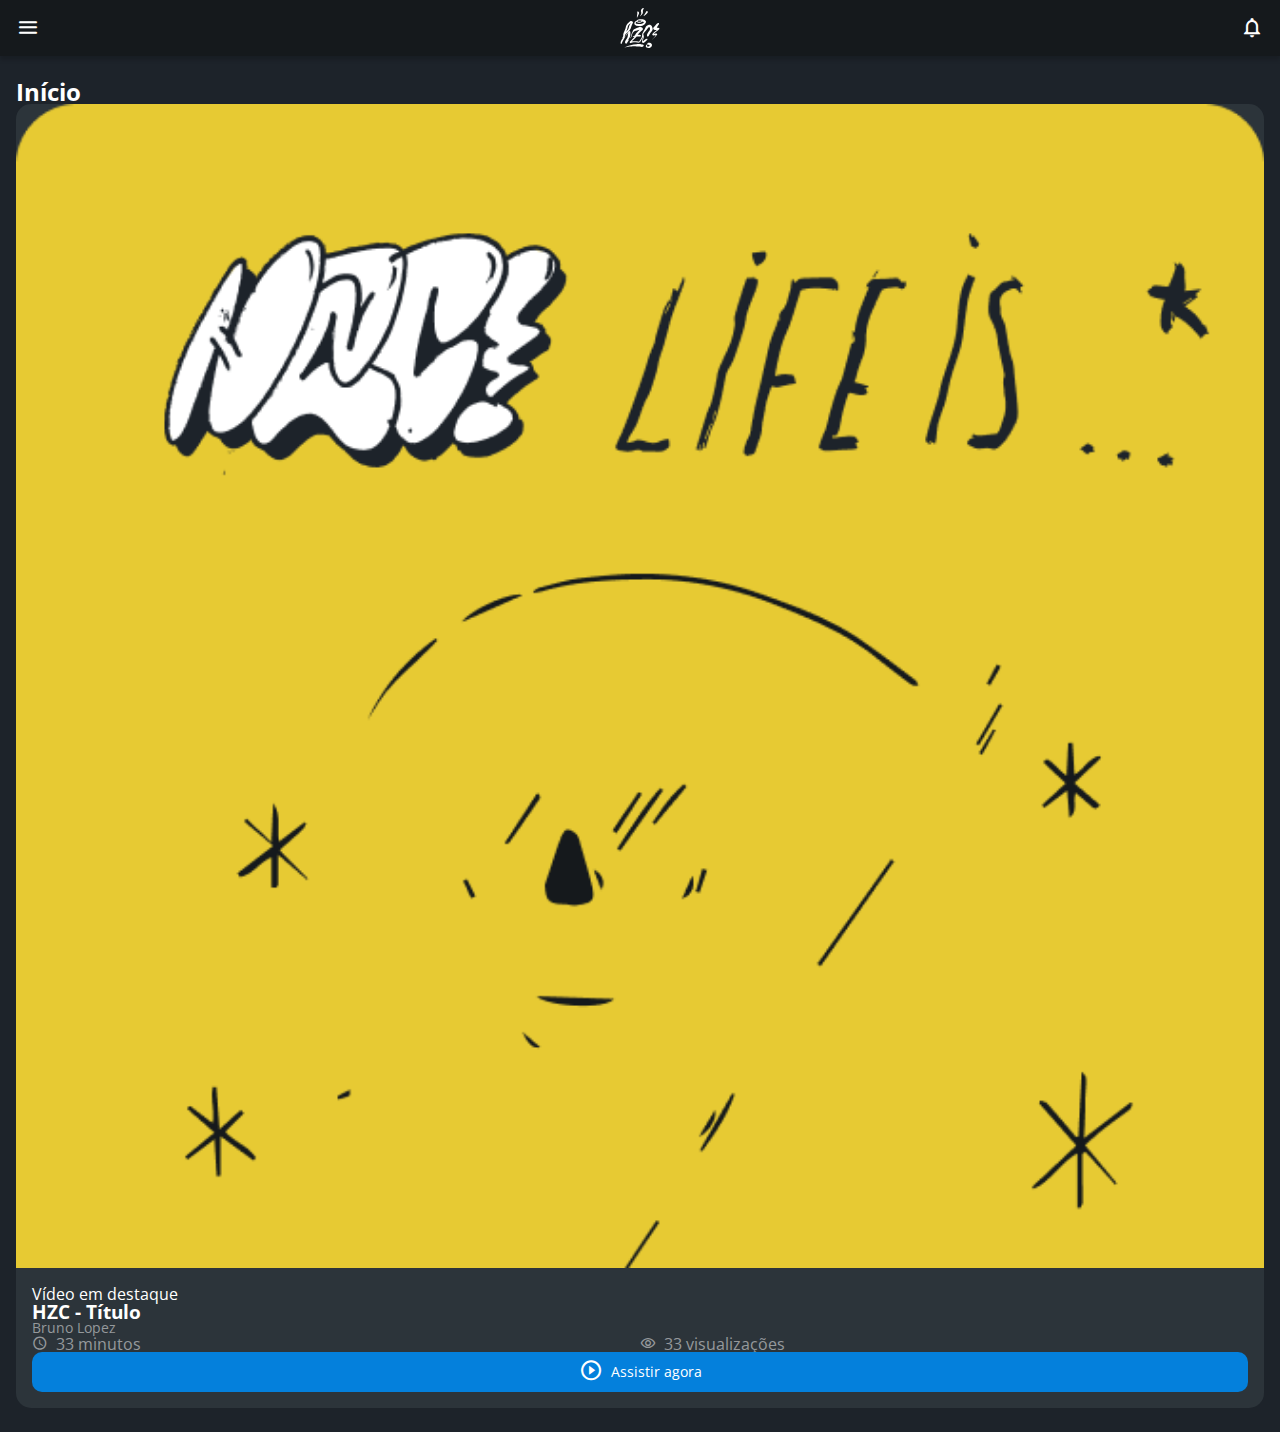
<file: exercicios/css-flexbox-grid/index.html>
<!DOCTYPE html>
<html lang="pt-br">
<head>
    <meta charset="UTF-8">
    <meta http-equiv="X-UA-Compatible" content="IE=edge">
    <meta name="viewport" content="width=device-width, initial-scale=1.0">
    <title>HZC | Home</title>
    <link rel="preconnect" href="https://fonts.googleapis.com">
    <link rel="preconnect" href="https://fonts.gstatic.com" crossorigin>
    <link rel="stylesheet" href="https://fonts.googleapis.com/css2?family=Open+Sans:wght@400;600;700&display=swap">
    <link rel="stylesheet" href="assets/css/reset.css">
    <link rel="stylesheet" href="assets/css/estilos.css">
</head>
<body>
    <header class="cabecalho">
        <button class="cabecalho__menu" aria-label="Menu"><i></i></button>
        <img src="assets/img/logo.svg" alt="Logotipo da HZC" class="cabecalho__logo">
        <button class="cabecalho__notificacao" aria-label="Notificação"><i></i></button>
    </header>
    <nav class="menu-lateral">
        <img src="assets/img/logo.svg" alt="Logotipo da HZC" class="menu-lateral__logo">
        <a href="#" class="menu-lateral__link menu-lateral__link--inicio menu-lateral__link--ativo">Início</a>
        <a href="#" class="menu-lateral__link menu-lateral__link--videos">Vídeos</a>
        <a href="#" class="menu-lateral__link menu-lateral__link--picos">Picos</a>
        <a href="#" class="menu-lateral__link menu-lateral__link--integrantes">Integrantes</a>
        <a href="#" class="menu-lateral__link menu-lateral__link--camisas">Camisas</a>
        <a href="#" class="menu-lateral__link menu-lateral__link--pinturas">Pinturas</a>
    </nav>
    <main class="principal">
        <h2 class="titulo-pagina">Início</h2>
        <article class="cartao">
            <img src="assets/img/banner-mobile_1.png" alt="Banner do cartao" class="cartao__imagem">
            <div class="cartao__conteudo">
                <p class="cartao__destaque">Vídeo em destaque</p>
                <h3 class="cartao__titulo">HZC - Título</h3>
                <p class="cartao__perfil">Bruno Lopez</p>
                <p class="cartao__info cartao__info--tempo">33 minutos</p>
                <p class="cartao__info cartao__info--visualizacao">33 visualizações</p>
                <button class="cartao__botao cartao__botao--play cartao__botao--destaque">Assistir agora</button>
            </div>
        </article>
    </main>
    <script src="index.js"></script>
</body>
</html>
</file>
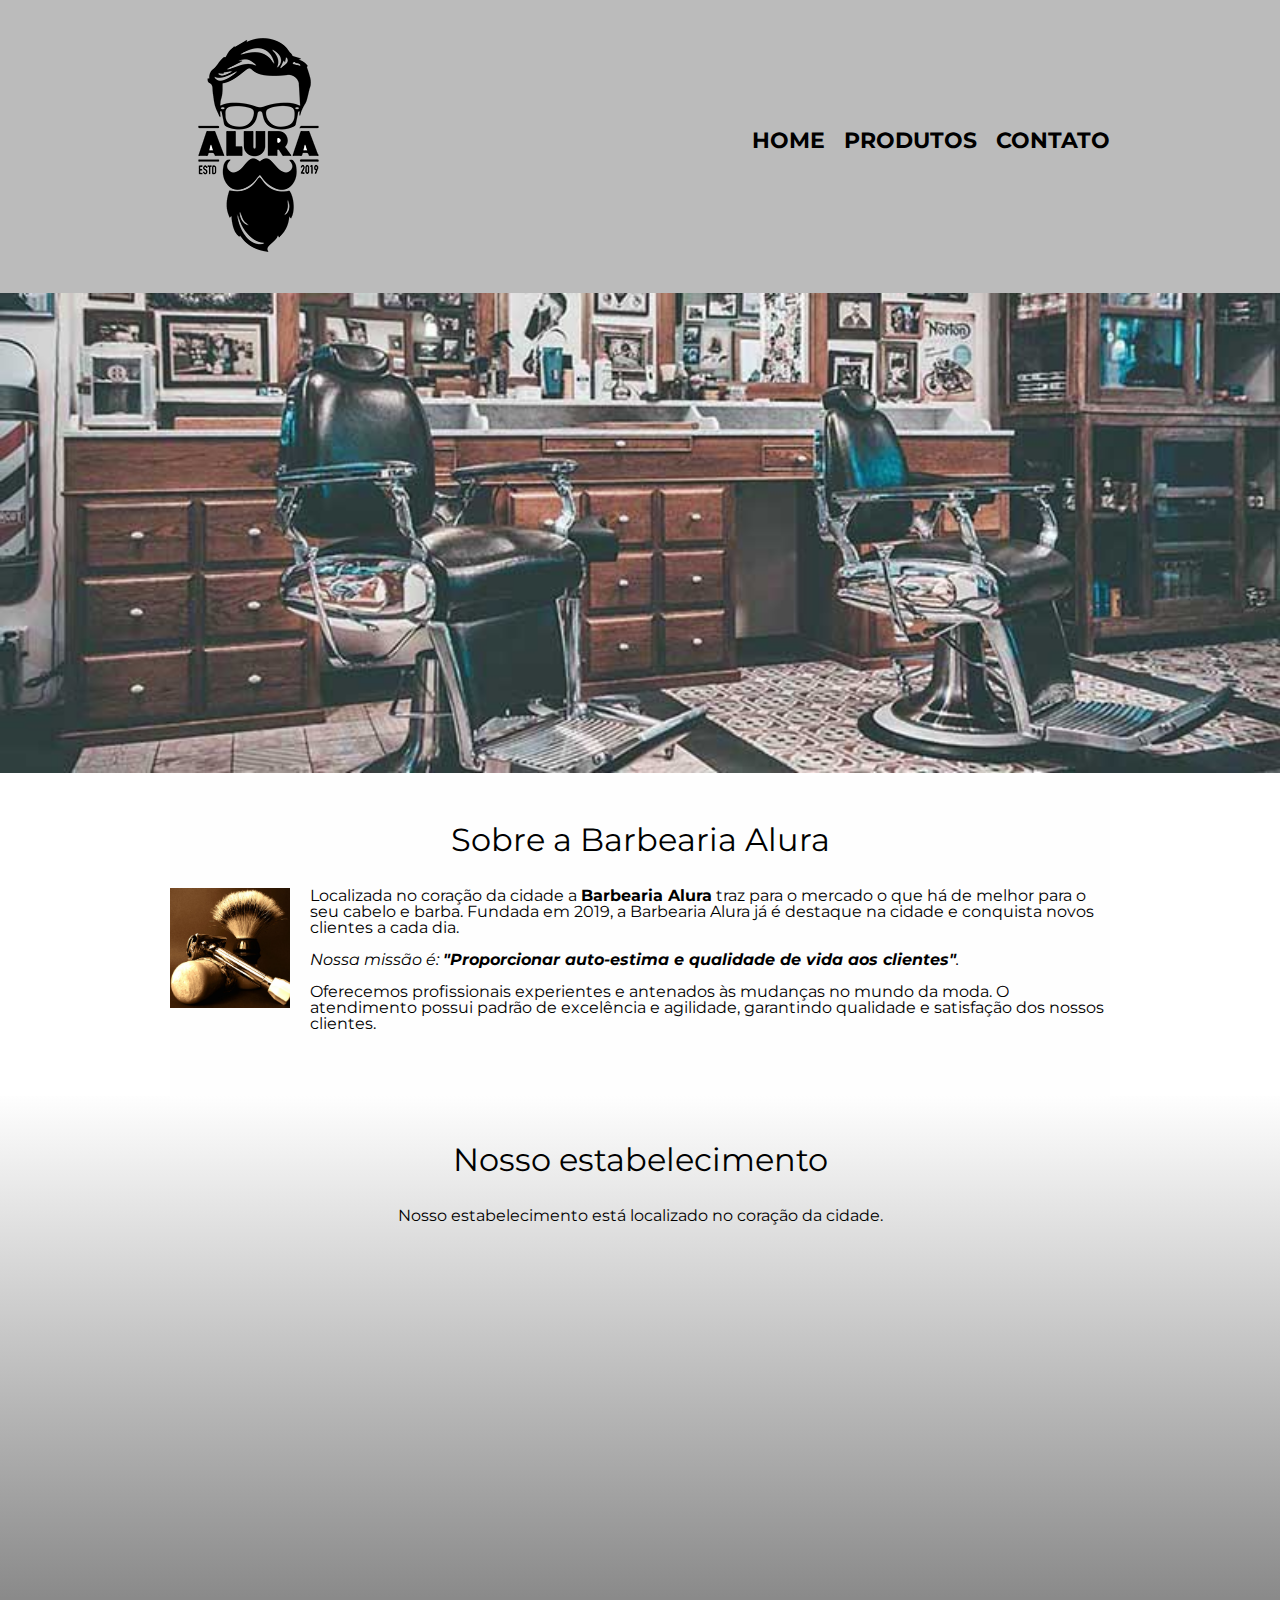
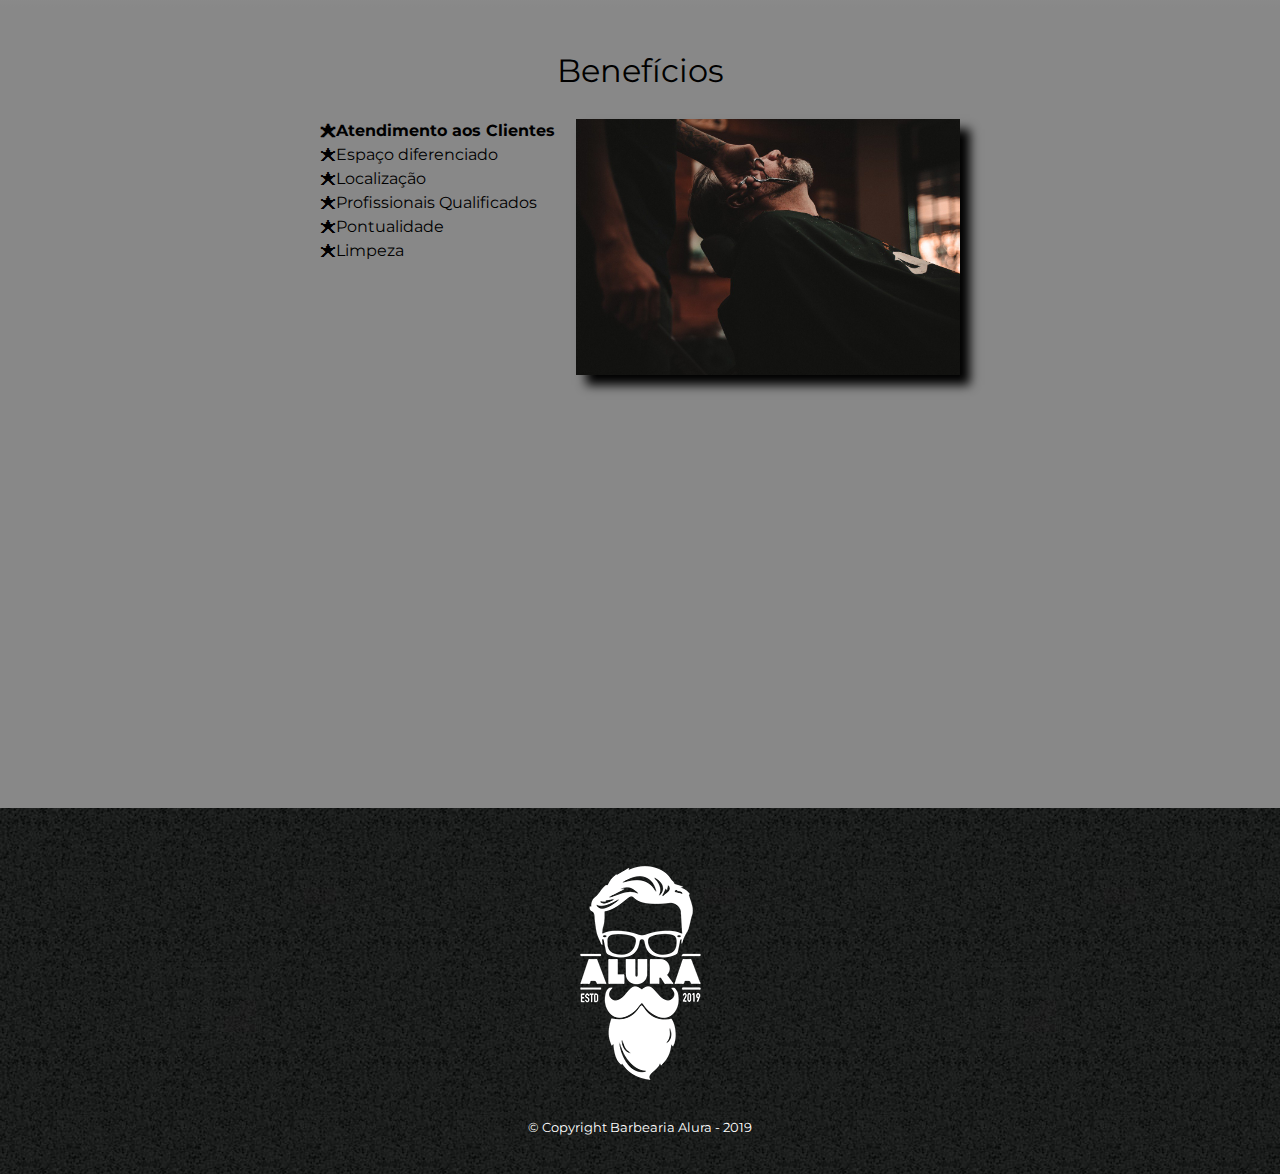
<file: exercicios/ex001/index.html>
<!DOCTYPE html>
<html lang="pt-br">
	<head>
		<meta charset="UTF-8">
		<meta name="viewport" content="width=device-width">
		<title>Barbearia Alura</title>

		<link rel="stylesheet" href="reset.css">
		<link rel="stylesheet" href="style.css">
		<link href="https://fonts.googleapis.com/css?family=Montserrat&display=swap" rel="stylesheet">
	</head>

	<body>
		<header>
			<div class="caixa">
				<h1><img src="logo.png"></h1>

				<nav>
					<ul>
						<li><a href="index.html">Home</a></li>
						<li><a href="produtos.html">Produtos</a></li>
						<li><a href="contato.html">Contato</a></li>
					</ul>
				</nav>
			</div>
		</header>

		<img class="banner" src="banner.jpg">

		<main>
			<section class="principal">
				<h2 class="titulo-principal">Sobre a Barbearia Alura</h2>

				<img class="utensilios" src="utensilios.jpg" alt="Utensilios de um barbeiro.">
		 
				<p>Localizada no coração da cidade a <strong>Barbearia Alura</strong> traz para o mercado o que há de melhor para o seu cabelo e barba. Fundada em 2019, a Barbearia Alura já é destaque na cidade e conquista novos clientes a cada dia.</p>

				<p id="missao"><em>Nossa missão é: <strong>"Proporcionar auto-estima e qualidade de vida aos clientes"</strong>.</em></p>

				<p>Oferecemos profissionais experientes e antenados às mudanças no mundo da moda. O atendimento possui padrão de excelência e agilidade, garantindo qualidade e satisfação dos nossos clientes.</p>
			</section>

			<section class="mapa">
				<h3 class="titulo-principal">Nosso estabelecimento</h3>
				<p>Nosso estabelecimento está localizado no coração da cidade.</p>

				<div class="mapa-conteudo">
					<iframe src="https://www.google.com/maps/embed?pb=!1m18!1m12!1m3!1d3656.4483278365396!2d-46.63466568562861!3d-23.588249068469487!2m3!1f0!2f0!3f0!3m2!1i1024!2i768!4f13.1!3m3!1m2!1s0x94ce5a2b2ed7f3a1%3A0xab35da2f5ca62674!2sCaelum!5e0!3m2!1spt-BR!2sbr!4v1568814489656!5m2!1spt-BR!2sbr" width="100%" height="300" frameborder="0" style="border:0;" allowfullscreen=""></iframe>
				</div>
			</section>

			<section class="beneficios">
				<h3 class="titulo-principal">Benefícios</h3>

				<div class="conteudo-beneficios">
					<ul class="lista-beneficios">
						<li class="itens">Atendimento aos Clientes</li>
						<li class="itens">Espaço diferenciado</li>
						<li class="itens">Localização</li>
						<li class="itens">Profissionais Qualificados</li>
						<li class="itens">Pontualidade</li>
						<li class="itens">Limpeza</li>
					</ul><img src="beneficios.jpg" class="imagem-beneficios">
				</div>

				<div class="video">
					<iframe width="100%" height="315" src="https://www.youtube.com/embed/wcVVXUV0YUY" frameborder="0" allow="accelerometer; autoplay; encrypted-media; gyroscope; picture-in-picture" allowfullscreen></iframe>
				</div>
			</section>
		</main>

		<footer>
			<img src="logo-branco.png">
			<p class="copyright">&copy; Copyright Barbearia Alura - 2019</p>
		</footer>
	</body>
</html>
</file>
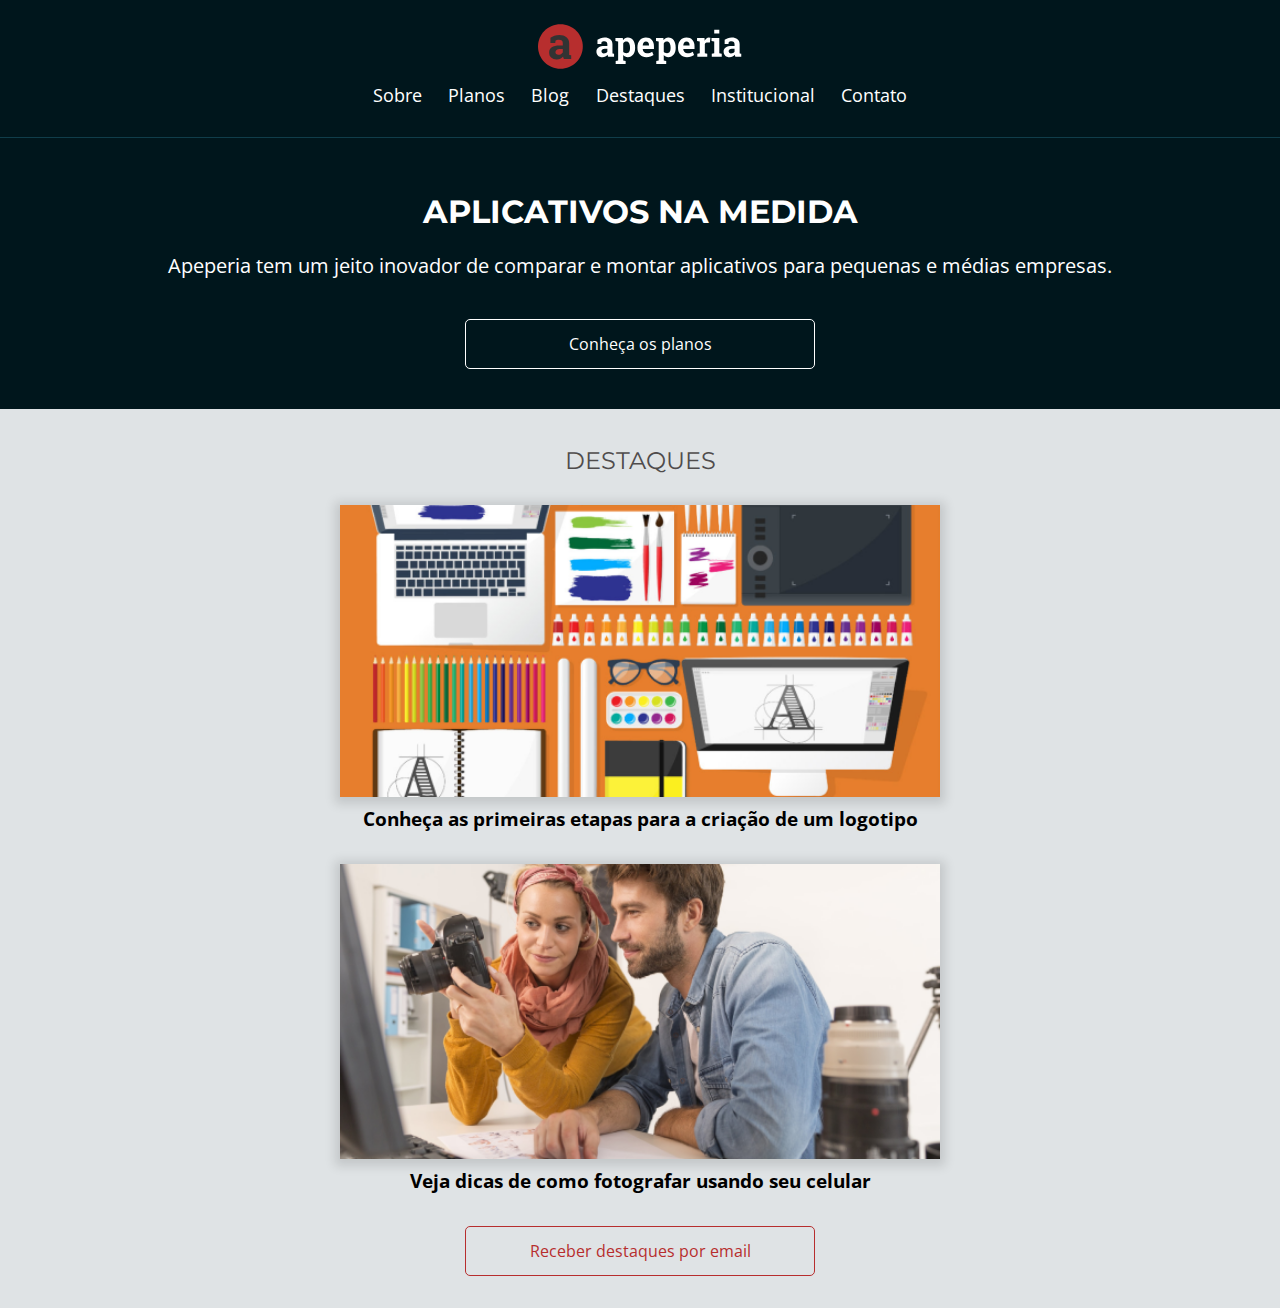
<file: exercicios/projeto-apeperia/index.html>
<!DOCTYPE html>
<html lang="pt-br">
<head>
    <meta charset="UTF-8">
    <meta http-equiv="X-UA-Compatible" content="IE=edge">
    <meta name="viewport" content="width=device-width, initial-scale=1.0">
    <title>Home | Apeperia</title>
    <link href="https://fonts.googleapis.com/css2?family=Montserrat:wght@300;400;700&family=Open+Sans:wght@300;400;700&display=swap" rel="stylesheet">
    <link rel="stylesheet" href="css/reset.css">
    <link rel="stylesheet" href="css/base.css">
    <link rel="stylesheet" href="css/cabecalho.css">
    <link rel="stylesheet" href="css/chamada.css">
    <link rel="stylesheet" href="css/destaques.css">
    
</head>
<body>
    <header class="cabecalho container">
        <img src="img/logo-apeperia.svg" alt="Logo da Apeperia" class="cabecalho__logo">
        <nav class="cabecalho__navegacao">
            <ul>
                <li class="cabecalho__link"><a href="#">Sobre</a></li>
                <li class="cabecalho__link"><a href="#">Planos</a></li>
                <li class="cabecalho__link"><a href="#">Blog</a></li>
                <li class="cabecalho__link"><a href="#">Destaques</a></li>
                <li class="cabecalho__link"><a href="#">Institucional</a></li>
                <li class="cabecalho__link"><a href="#">Contato</a></li>
            </ul>
        </nav>
    </header>
    <main>
        <secion class="chamada container">
            <h1 class="chamada__titulo">Aplicativos na Medida</h1>
            <p class="chamada__texto">Apeperia tem um jeito inovador de comparar e montar aplicativos para pequenas e médias empresas.</p>
            <a href="#" class="chamada__botao botao">Conheça os planos</a>
        </secion>
        <section class="destaques container">
            <h2 class="destaques__titulo">Destaques</h2>
            <a href="#">
                <figure class="destaques__painel">
                    <img src="img/comecando-criar-logotipo.png" alt="Painel do post sobre criação de logotipo" class="destaques__painel-imagem">
                    <figcaption class="destaques__painel-texto">Conheça as primeiras etapas para a criação de um logotipo</figcaption>
                </figure>
            </a>
            <a href="#">
                <figure class="destaques__painel">
                    <img src="img/dicas-fotografia.png" alt="Painel do post sobre fotografia com celular" class="destaques__painel-imagem">
                    <figcaption class="destaques__painel-texto">Veja dicas de como fotografar usando seu celular</figcaption>
                </figure>
            </a>
            <a href="#" class="destaques__botao botao">Receber destaques por email</a>
        </section>
    </main>
</body>
</html>
</file>
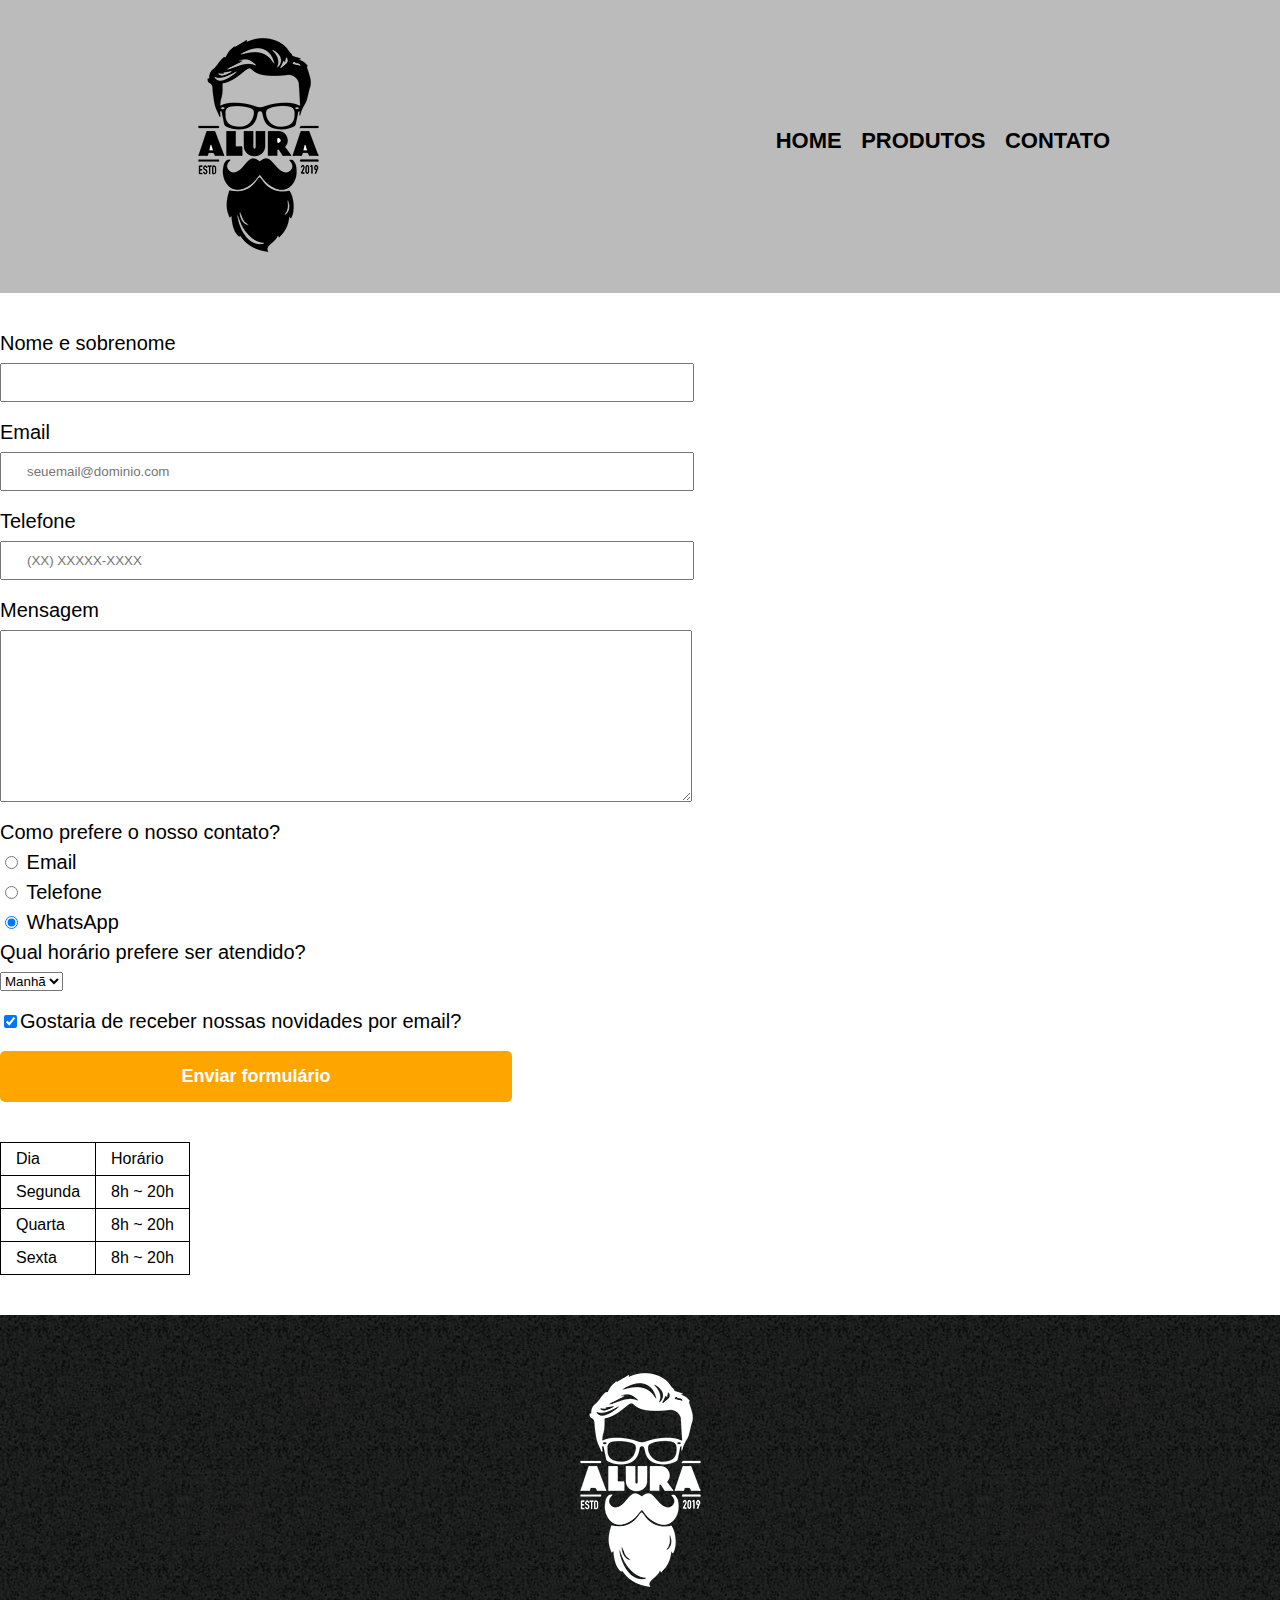
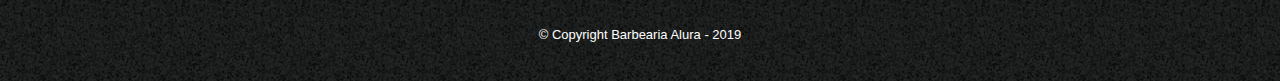
<file: exercicios/ex001/contato.html>
<!DOCTYPE html>
<html>
	<head>
		<meta charset="UTF-8">
		<title>Contato - Barbearia Alura</title>

		<link rel="stylesheet" href="reset.css">
		<link rel="stylesheet" href="style.css">
	</head>
	<body>
		<header>
			<div class="caixa">
				<h1><img src="logo.png" alt="Logo da Barbearia Alura"></h1>

				<nav>
					<ul>
						<li><a href="index.html">Home</a></li>
						<li><a href="produtos.html">Produtos</a></li>
						<li><a href="contato.html">Contato</a></li>
					</ul>
				</nav>
			</div>
		</header>

		<main>
			<form>
				<label for="nomesobrenome">Nome e sobrenome</label>
				<input type="text" id="nomesobrenome" class="input-padrao" required>

				<label for="email">Email</label>
				<input type="email" id="email" class="input-padrao" required placeholder="seuemail@dominio.com">

				<label for="telefone">Telefone</label>
				<input type="tel" id="telefone" class="input-padrao" required placeholder="(XX) XXXXX-XXXX">

				<label for="mensagem">Mensagem</label>
				<textarea cols="70" rows="10" id="mensagem" class="input-padrao" required></textarea>

				<fieldset>
					<legend>Como prefere o nosso contato?</legend>
					<label for="radio-email"><input type="radio" name="contato" value="email" id="radio-email"> Email</label>
					
					<label for="radio-telefone"><input type="radio" name="contato" value="telefone" id="radio-telefone"> Telefone</label>
					
					<label for="radio-whatsapp"><input type="radio" name="contato" value="whatsapp" id="radio-whatsapp" checked> WhatsApp</label>
				</fieldset>

				<fieldset>
					<legend>Qual horário prefere ser atendido?</legend>
					<select>
						<option>Manhã</option>
						<option>Tarde</option>
						<option>Noite</option>
					</select>
				</fieldset>

				<label class="checkbox"><input type="checkbox" checked>Gostaria de receber nossas novidades por email?</label>

				<input type="submit" value="Enviar formulário" class="enviar">
			</form>

			<table>
				<tr>
					<td>Dia</td>
					<td>Horário</td>
				</tr>
				<tr>
					<td>Segunda</td>
					<td>8h ~ 20h</td>
				</tr>
				<tr>
					<td>Quarta</td>
					<td>8h ~ 20h</td>
				</tr>
				<tr>
					<td>Sexta</td>
					<td>8h ~ 20h</td>
				</tr>
			</table>
		</main>

		<footer>
			<img src="logo-branco.png" alt="Logo da Barbearia Alura">
			<p class="copyright">&copy; Copyright Barbearia Alura - 2019</p>
		</footer>
	</body>
</html>
</file>
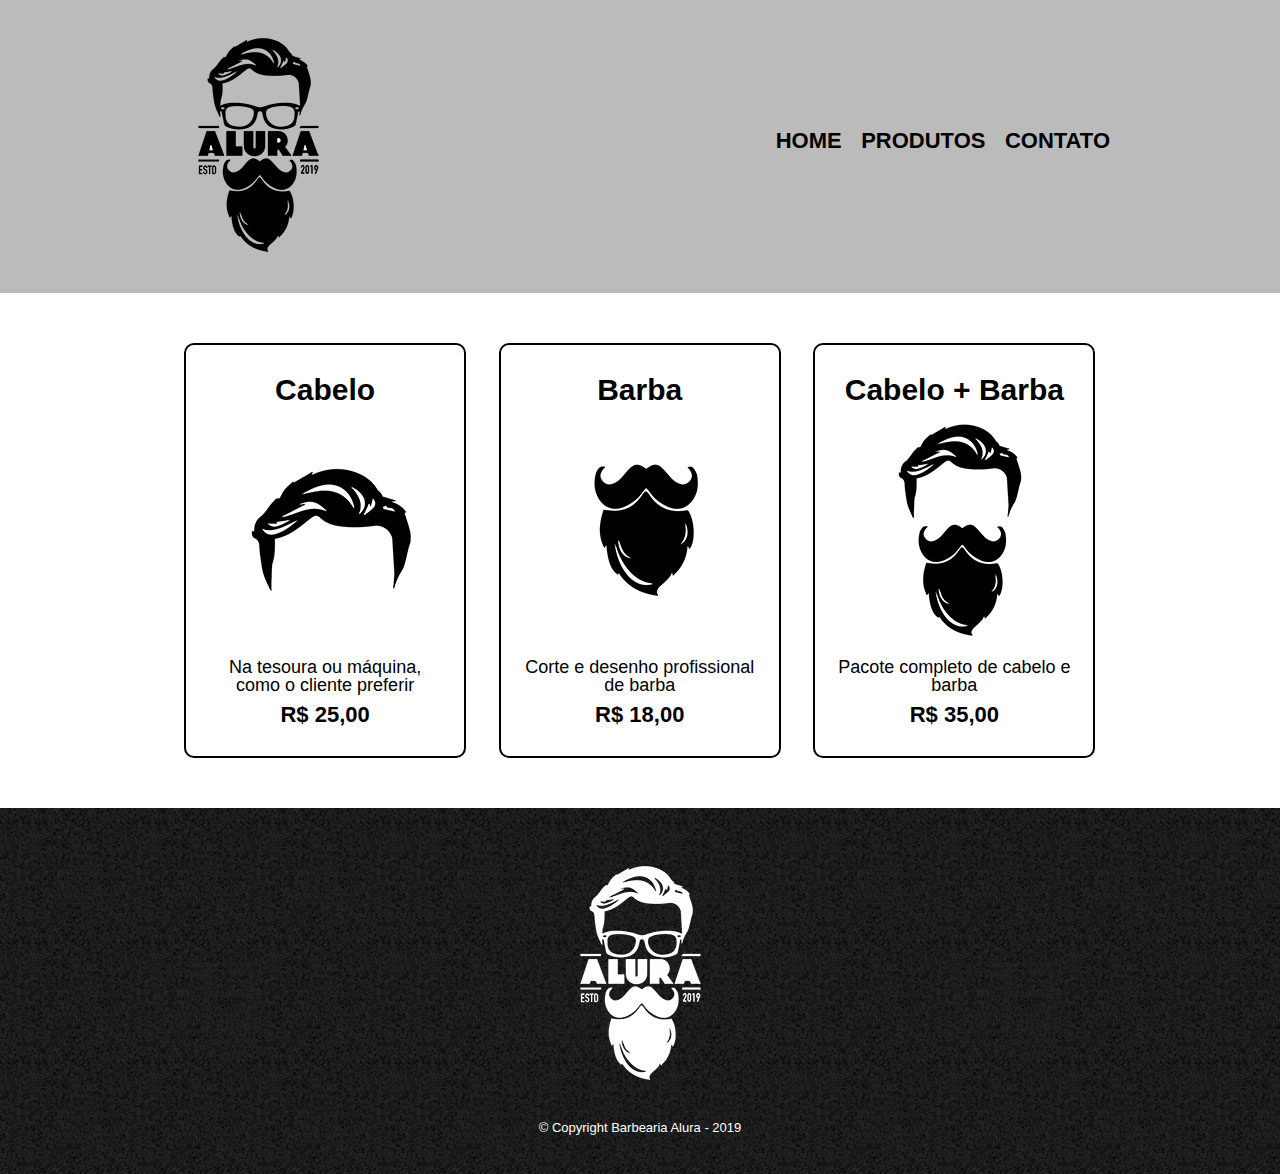
<file: exercicios/ex001/produtos.html>
<!DOCTYPE html>
<html>
	<head>
		<meta charset="UTF-8">
		<title>Produtos - Barbearia Alura</title>

		<link rel="stylesheet" href="reset.css">
		<link rel="stylesheet" href="style.css">
	</head>
	<body>
		<header>
			<div class="caixa">
				<h1><img src="logo.png"></h1>

				<nav>
					<ul>
						<li><a href="index.html">Home</a></li>
						<li><a href="produtos.html">Produtos</a></li>
						<li><a href="contato.html">Contato</a></li>
					</ul>
				</nav>
			</div>
		</header>

		<main>
			<ul class="produtos">
				<li>
					<h2>Cabelo</h2>
					<img src="cabelo.jpg">
					<p class="produto-descricao">Na tesoura ou máquina, como o cliente preferir</p>
					<p class="produto-preco">R$ 25,00</p>
				</li>
				<li>
					<h2>Barba</h2>
					<img src="barba.jpg">
					<p class="produto-descricao">Corte e desenho profissional de barba</p>
					<p class="produto-preco">R$ 18,00</p>
				</li>
				<li>
					<h2>Cabelo + Barba</h2>
					<img src="cabelo+barba.jpg">
					<p class="produto-descricao">Pacote completo de cabelo e barba</p>
					<p class="produto-preco">R$ 35,00</p>
				</li>
			</ul>
		</main>

		<footer>
			<img src="logo-branco.png">
			<p class="copyright">&copy; Copyright Barbearia Alura - 2019</p>
		</footer>
	</body>
</html>
</file>
<file: exercicios/css-flexbox-grid/assets/css/estilos.css>
@font-face {
    font-family: 'icones';
    src: url(../font/icones.ttf);
}

body {
    background-color: #1D232A;
    font-family: 'Open Sans', 'icones', sans-serif;
    color: #FFFFFF;
}

.cabecalho {
    display: flex;
    justify-content: space-between;
    align-items: center;
    background-color: #15191C;
    padding: 8px 16px;
    box-shadow: 0px 4px 4px rgba(0, 0, 0, 0.16);
}

.cabecalho__menu i::before {
    content: "\e904";
    font-size: 24px;
}

.cabecalho__notificacao i::before {
    content: "\e906";
    font-size: 24px;
}

.cabecalho__logo {
    width: 40px;
}

.menu-lateral {
    display: flex;
    flex-direction: column;
    background-color: #15191C;
    width: 75vw;
    height: 100vh;

    position: absolute;
    left: -100vw;
    transition: .25s;
}

.menu-lateral--ativo {
    left: 0;
    transition: .25s;
}

.menu-lateral__logo {
    width: 118px;
    align-self: center;
    padding: 16px;
}

.menu-lateral__link {
    height: 64px;
    color: #95999C;
    padding-left: 64px;
    display: flex;
    align-items: center;
}

.menu-lateral__link--ativo {
    color: #FFFFFF;
    padding-left: 56px;
    border-left: 8px solid #FFFFFF;
}

.menu-lateral__link::before {
    content: "\e900";
    width: 24px;
    height: 24px;
    font-size: 24px;
    position: absolute;
    left: 24px;
}

.menu-lateral__link--inicio::before {
    content: "\e902";
}

.menu-lateral__link--videos::before {
    content: "\e90e";
}

.menu-lateral__link--picos::before {
    content: "\e909";
}

.menu-lateral__link--integrantes::before {
    content: "\e903";
}

.menu-lateral__link--camisas::before {
    content: "\e900";
}

.menu-lateral__link--pinturas::before {
    content: "\e90a";
}

.principal {
    padding: 24px 16px;
}

.titulo-pagina {
    font-size: 1.5rem;
    font-weight: 700;
}

.cartao {
    width: 100%;
    border-radius: 15px;
    overflow: hidden;
    background-color: #2C343A;
}

.cartao__conteudo {
    padding: 16px;
    display: grid;
    grid-template-columns: 1fr 1fr;
}

.cartao__destaque {
    grid-column: span 2;
}

.cartao__titulo {
    font-size: 1.2rem;
    font-weight: 700;
    grid-column: span 2;
}

.cartao__perfil {
    color: #95999C;
    font-size: 0.9rem;
    grid-column: span 2;
}

.cartao__info {
    display: flex;
    align-items: center;
    color: #95999C;
}

.cartao__info--tempo::before {
    content: "\e90c";
    margin-right: 8px;    
}

.cartao__info--visualizacao::before {
    content: "\e90f";
    margin-right: 8px;    
}

.cartao__botao {
    display: flex;
    justify-content: center;
    align-items: center;
    background-color: #0480DC;
    width: 40px;
    height: 40px;
    border-radius: 10px;
    font-size: 0.9rem;
}

.cartao__botao--play::before {
    content: "\e90b";
    font-size: 24px;
}

.cartao__botao--destaque {
    width: 100%;
    grid-column: span 2;
}

.cartao__botao--destaque::before {
    margin-right: 8px;
}
</file>
<file: exercicios/ex001/style.css>
body {
	font-family: 'Montserrat', sans-serif;
}

header {
	background: #BBBBBB;
	padding: 20px 0;
}

.caixa {
	position: relative;
	width: 940px;
	margin: 0 auto;
}

nav {
	position: absolute;
	top: 110px;
	right: 0;
}

nav li {
	display: inline;
	margin: 0 0 0 15px;
}

nav a {
	text-transform: uppercase;
	color: #000000;
	font-weight: bold;
	font-size: 22px;
	text-decoration: none;
}

nav a:hover {
	color: #C78C19;
	text-decoration: underline;
}

.produtos {
	width: 940px;
	margin: 0 auto;
	padding: 50px 0;
}

.produtos li {
	display: inline-block;
	text-align: center;
	width: 30%;
	vertical-align: top;
	margin: 0 1.5%;
	padding: 30px 20px;
	box-sizing: border-box;
	border: 2px solid #000000;
	border-radius: 10px;
}

.produtos li:hover {
	border-color: #C78C19;
}

.produtos li:active {
	border-color: #088C19;	
}

.produtos li:hover h2 {
	font-size: 34px;
}

.produtos h2 {
	font-size: 30px;
	font-weight: bold;
}

.produto-descricao {
	font-size: 18px;
}

.produto-preco {
	font-size: 22px;
	font-weight: bold;
	margin-top: 10px;
}

footer {
	text-align: center;
	background: url("bg.jpg");
	padding: 40px 0;
}

.copyright {
	color: #FFFFFF;
	font-size: 13px;
	margin: 20px 0 0;
}

main {
	
}

form {
	margin: 40px 0;
}

form label, form legend {
	display:block;
	font-size: 20px;
	margin: 0 0 10px;
}

.input-padrao {
	display: block;
	margin: 0 0 20px;
	padding: 10px 25px;
	width: 50%;
}

.checkbox {
	margin: 20px 0;
}

.enviar {
	width:40%;
	padding: 15px 0;
	background: orange;
	color: white;
	font-weight: bold;
	font-size: 18px;
	border: none;
	border-radius: 5px;
	transition: 1s all;
	cursor: pointer;
}

.enviar:hover {
	background: darkorange;
	transform: scale(1.2);
}

table {
	margin: 20px 0 40px;
}

thead {
	background: #555555;
	color: white;
	font-weight: bold;
}

td, th {
	border: 1px solid #000000;
	padding: 8px 15px;
}


/* css da página inicial */
.banner {
	width:100%;
}

.titulo-principal {
	text-align: center;
	font-size: 2em;
	margin: 0 0 1em;
	clear: left;
}

.principal {
	padding: 3em 0;
	background: #FEFEFE;
	width: 940px;
	margin: 0 auto;
}

.principal p {
	margin: 0 0 1em;
}

.principal strong {
	font-weight: bold;
}

.principal em {
	font-style: italic;
}

.utensilios {
	width: 120px;
	float: left;
	margin: 0 20px 20px 0;
}

.mapa {
	padding: 3em 0;
	background: linear-gradient(#FEFEFE, #888888);
}

.mapa-conteudo {
	width: 940px;
	margin: 0 auto;
}

.mapa p {
	margin: 0 0 2em;
	text-align: center;
}

.beneficios {
	padding: 3em 0;
	background: #888888;
}

.conteudo-beneficios {
	width: 640px;
	margin: 0 auto;
}

.lista-beneficios {
	width: 40%;
	display: inline-block;
	vertical-align: top;
}

.itens {
	line-height: 1.5;
}

.itens:first-child {
	font-weight: bold;
}

.itens:before {
	content: "🟊";
}

.imagem-beneficios {
	width: 60%;
	opacity: 1;
	transition: 400ms;
	box-shadow: 10px 10px 10px 0 #000000;
}

.imagem-beneficios:hover {
	opacity: 0.3;
}

.video {
	width: 560px;
	margin: 2em auto;
}

@media screen and (max-width: 480px) {
	.caixa, .principal, .conteudo-beneficios, .mapa-conteudo, .video {
		width: auto;
	}

	h1 {
		text-align: center;
	}

	nav {
		position: static;
	}

	.lista-beneficios, .imagem-beneficios {
		width: 100%;
	}
}
</file>
<file: exercicios/projeto-apeperia/css/base.css>
:root {
    --branco: #FFF;
    --azul-claro: #DFE3E5;
    --vermelho-forte: #B72E2E;
    --cinza-escuro: #4F4C4C;
    --cinza-claro: #F7F4F4;
    --cinza-medio: #D9D9D9;
    
    --fonte-link: #0084FF;
    --fonte-cinza: #666;
    --borda-cabecalho-mobile: #103D4A;
    --bg-rodape: #333;
    --bg-chamada-mobile: #00161C;

    --planos-cartao-start: #56CCF2;
    --planos-cartao-ultra: #B04CD9;
    --planos-cartao-mega: #E33B3B;

    --montserrat: 'Montserrat', sans-serif;
}

body {
    font-family: Open Sans, sans-serif;
}

.container {
    padding-right: 6%;
    padding-left: 6%;
}

.botao {
    text-align: center;
    display: block;
    width: 100%;
    max-width: 350px;
    box-sizing: border-box;
    padding: 1rem 2rem;
    border: 1px solid var(--branco);
    border-radius: 5px;
}
</file>
<file: exercicios/projeto-apeperia/css/cabecalho.css>
.cabecalho {
    color: var(--branco);

    width: 100%;

    box-sizing: border-box;

    display: flex;
    flex-direction: column;
    align-items: center;

    padding-top: .75rem;
    padding-bottom: .75rem;

    border-bottom: 1px solid var(--borda-cabecalho-mobile);

    position: absolute;
}

.cabecalho__logo {
    margin-bottom: 1rem;
}

.cabecalho__navegacao {
    text-align: center;
}

.cabecalho__link {
    font-size: 1.1rem;

    display: inline-block;

    margin-right: .7rem;
    margin-bottom: 1.25rem;
    margin-left: .7rem;
}
</file>
<file: exercicios/projeto-apeperia/css/chamada.css>
.chamada  {
    display: flex;
    flex-direction: column;
    align-items: center;

    color: var(--branco);
    text-align: center;
    
    background-color: var(--bg-chamada-mobile);

    padding-top: 12.25rem;
    padding-bottom: 2.5rem;
}

.chamada__titulo {
    font-family: var(--montserrat);
    font-size: 2rem;
    font-weight: 700;
    text-transform: uppercase;

    margin-bottom: 1.5rem;
}

.chamada__texto {
    font-size: 1.25rem;
    line-height: normal;

    margin: 0 auto 2.5rem;
}

.chamada__botao {
    width: 100%;
}
</file>
<file: exercicios/projeto-apeperia/css/destaques.css>
.destaques {
    background-color: var(--azul-claro);
    padding-top: 2.5rem;
    padding-bottom: 2rem;
}

.destaques__titulo {
    color: var(--cinza-escuro);
    font-family: 700;
    font-size: 1.5rem;
    font-family: var(--montserrat);
    text-transform: uppercase;
    text-align: center;

    margin-bottom: 2rem;
}

.destaques__painel {
    display: flex;
    flex-direction: column;
    align-items: center;

    margin-bottom: 2rem;
}

.destaques__painel-imagem {
    width: 100vw;
    max-width: 600px;

    box-shadow: 0 2px 10px 5px #00000020 ;
    margin-bottom: .5rem;
}

.destaques__painel-texto {
    font-weight: 700;
    font-size: 1.2rem;
    line-height: normal;
}

.destaques__botao {
    color: var(--vermelho-forte);
    border-color: var(--vermelho-forte);
    margin: 0 auto ;
}
</file>
